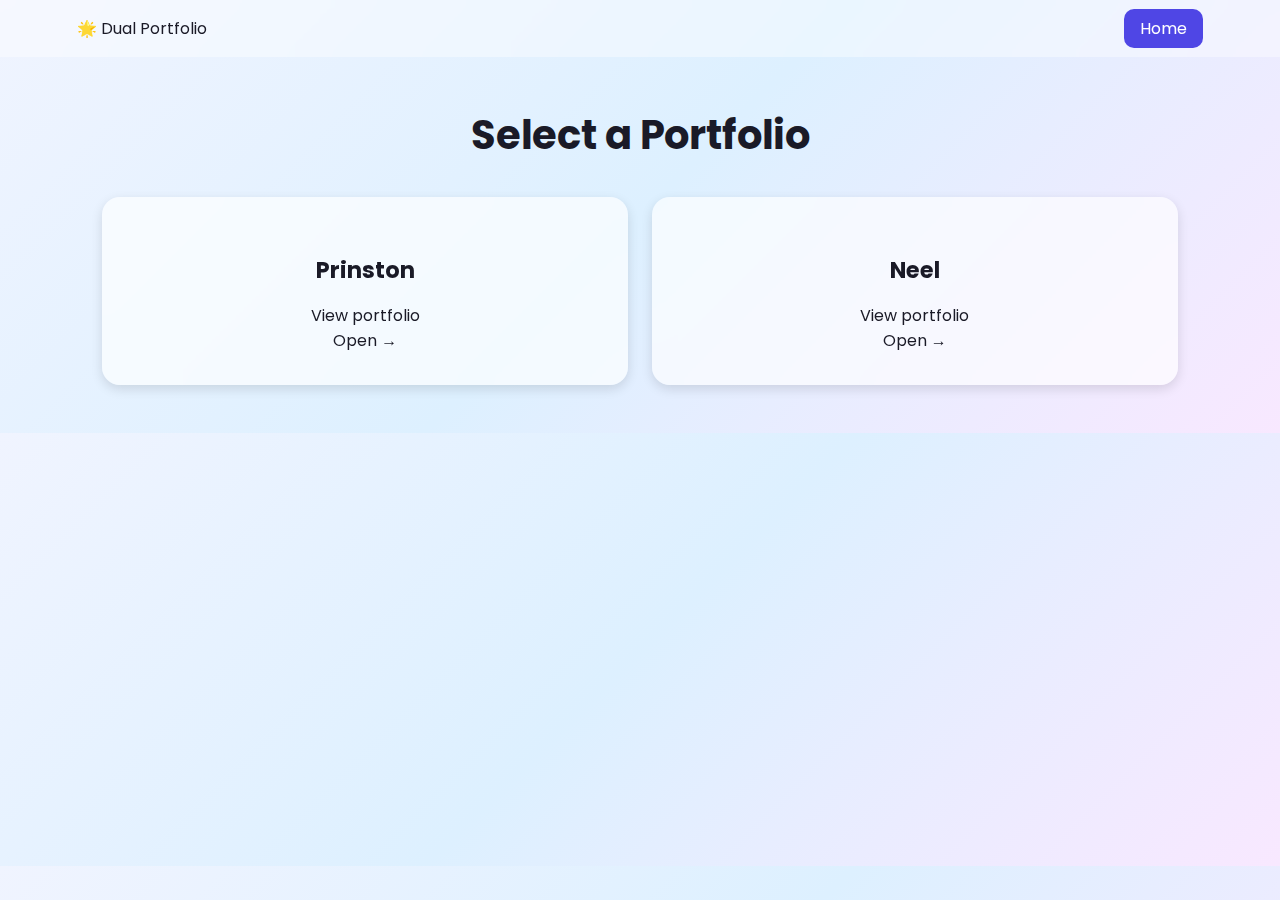
<file: index.html>
<!DOCTYPE html>
<html lang="en">
<head>
  <meta charset="UTF-8">
  <title>Portfolio Selector</title>
  <meta name="viewport" content="width=device-width, initial-scale=1.0">
  <link rel="stylesheet" href="styles.css">
</head>

<body>
  <div class="page page--home">
    <header class="header">
      <div class="logo">🌟 Dual Portfolio</div>
      <nav>
        <a href="index.html" class="nav__link nav__link--active">Home</a>
      </nav>
    </header>

    <main class="content">
      <h1>Select a Portfolio</h1>

      <div class="card-grid">
        <a href="prinston.html" class="card">
          <h2 class="card__title">Prinston</h2>
          <p class="card__text">View portfolio</p>
          <span class="card__cta">Open →</span>
        </a>

        <a href="neel.html" class="card">
          <h2 class="card__title">Neel</h2>
          <p class="card__text">View portfolio</p>
          <span class="card__cta">Open →</span>
        </a>
      </div>
    </main>

    
  </div>
</body>
</html>
</file>
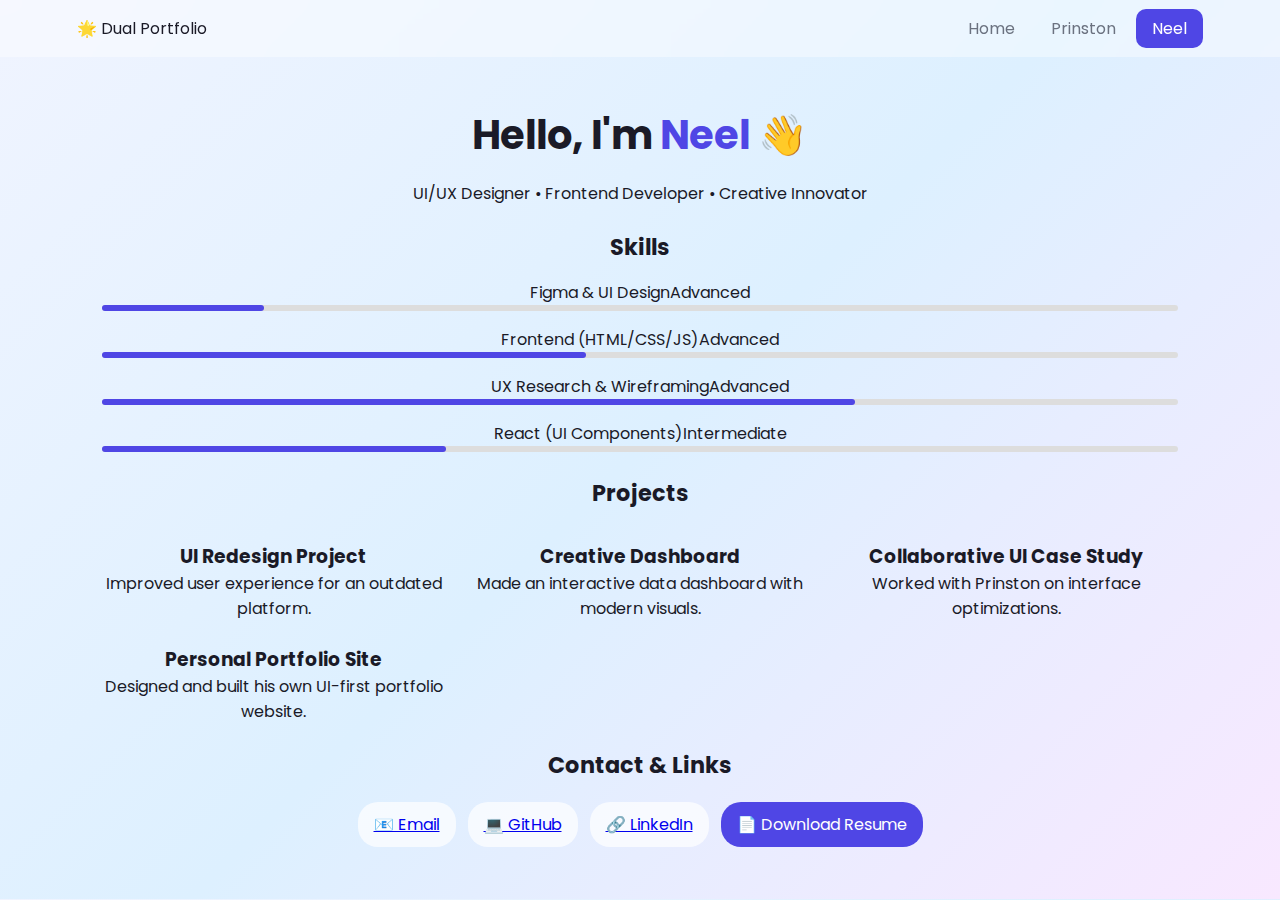
<file: neel.html>
<!DOCTYPE html>
<html lang="en">
<head>
  <meta charset="UTF-8">
  <title>Neel – Portfolio</title>
  <meta name="viewport" content="width=device-width, initial-scale=1.0">
  <link rel="stylesheet" href="styles.css">
</head>

<body>
  <div class="page page--portfolio">
    <header class="header">
      <div class="logo">🌟 Dual Portfolio</div>
      <nav>
        <a href="index.html" class="nav__link">Home</a>
        <a href="prinston.html" class="nav__link">Prinston</a>
        <a href="neel.html" class="nav__link nav__link--active">Neel</a>
      </nav>
    </header>

    <main class="content">
      <h1>Hello, I'm <span style="color:#4f46e5;">Neel</span> 👋</h1>
      <p>UI/UX Designer • Frontend Developer • Creative Innovator</p>

      <h2>Skills</h2>
      <div class="skill-list">
        <div class="skill">
          <div class="skill__label"><span>Figma & UI Design</span><span>Advanced</span></div>
          <div class="skill__bar"><div class="skill__bar-fill" style="width:15%"></div></div>
        </div>
        <div class="skill">
          <div class="skill__label"><span>Frontend (HTML/CSS/JS)</span><span>Advanced</span></div>
          <div class="skill__bar"><div class="skill__bar-fill" style="width:45%"></div></div>
        </div>
        <div class="skill">
          <div class="skill__label"><span>UX Research & Wireframing</span><span>Advanced</span></div>
          <div class="skill__bar"><div class="skill__bar-fill" style="width:70%"></div></div>
        </div>
        <div class="skill">
          <div class="skill__label"><span>React (UI Components)</span><span>Intermediate</span></div>
          <div class="skill__bar"><div class="skill__bar-fill" style="width:32%"></div></div>
        </div>
      </div>

      <h2>Projects</h2>
      <div class="project-list">
        <div class="project-card">
          <h3>UI Redesign Project</h3>
          <p>Improved user experience for an outdated platform.</p>
        </div>
        <div class="project-card">
          <h3>Creative Dashboard</h3>
          <p>Made an interactive data dashboard with modern visuals.</p>
        </div>
        <div class="project-card">
          <h3>Collaborative UI Case Study</h3>
          <p>Worked with Prinston on interface optimizations.</p>
        </div>
        <div class="project-card">
          <h3>Personal Portfolio Site</h3>
          <p>Designed and built his own UI-first portfolio website.</p>
        </div>
      </div>

      <h2>Contact & Links</h2>
      <div class="contact-row">
        <span class="chip"><a href="mailto:neel@example.com">📧 Email</a></span>
        <span class="chip"><a href="https://github.com/neel" target="_blank">💻 GitHub</a></span>
        <span class="chip"><a href="https://linkedin.com/in/neel" target="_blank">🔗 LinkedIn</a></span>
        <span class="chip resume-btn">
          <a href="resume_neel.pdf" download style="color:white;text-decoration:none;">
            📄 Download Resume
          </a>
        </span>
      </div>
    </main>

  </div>
</body>
</html>
</file>
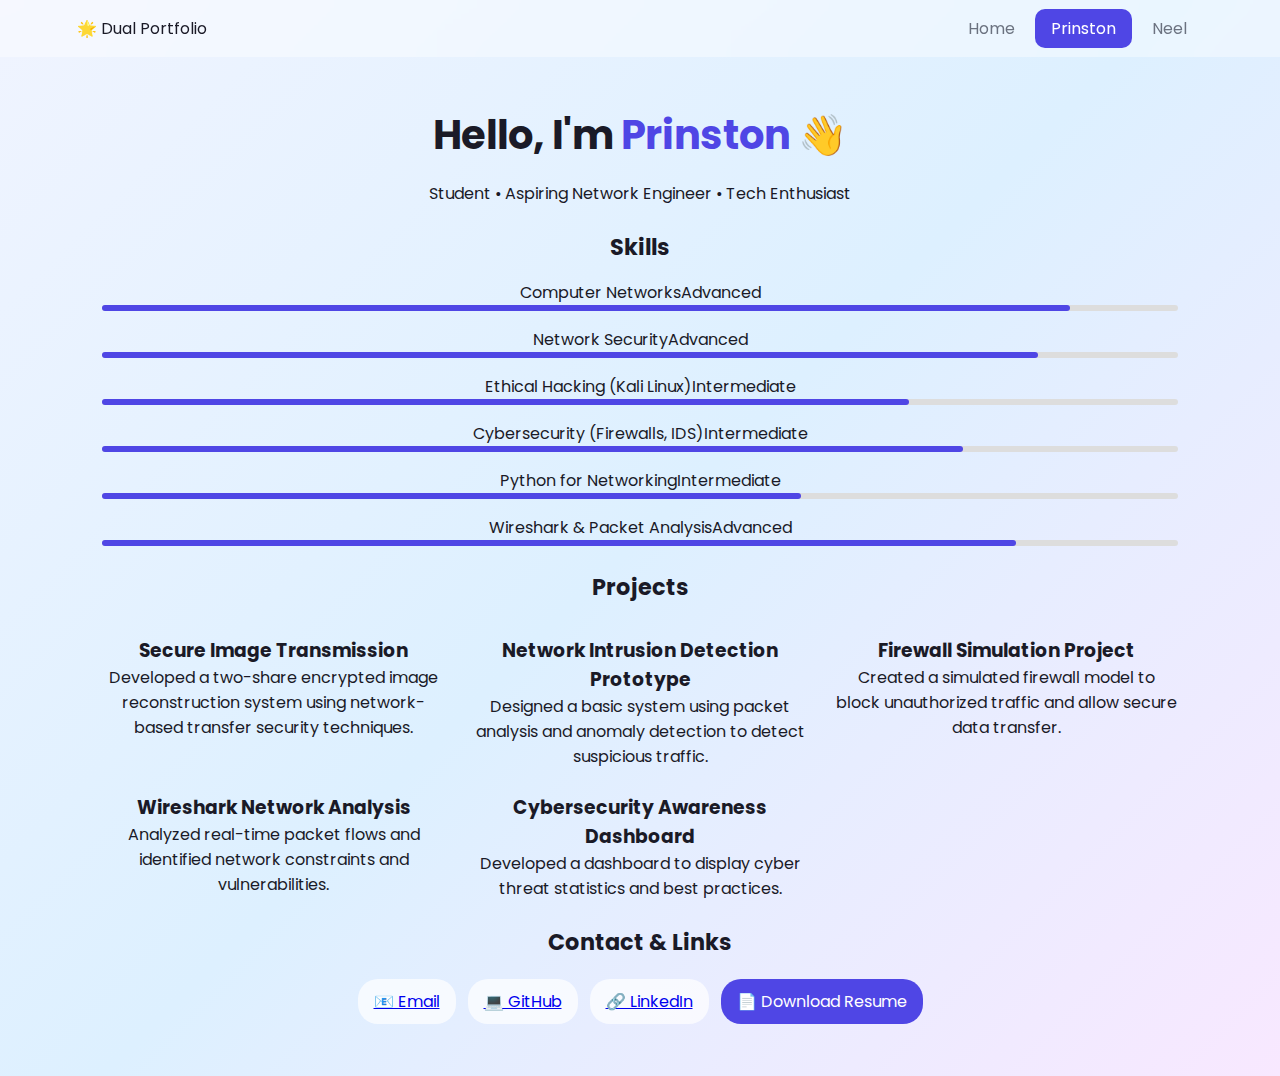
<file: prinston.html>
<!DOCTYPE html>
<html lang="en">
<head>
  <meta charset="UTF-8">
  <title>Prinston – Portfolio</title>
  <meta name="viewport" content="width=device-width, initial-scale=1.0">
  <link rel="stylesheet" href="styles.css">
</head>

<body>
  <div class="page page--portfolio">
    <header class="header">
      <div class="logo">🌟 Dual Portfolio</div>
      <nav>
        <a href="index.html" class="nav__link">Home</a>
        <a href="prinston.html" class="nav__link nav__link--active">Prinston</a>
        <a href="neel.html" class="nav__link">Neel</a>
      </nav>
    </header>

    <main class="content">
      <h1>Hello, I'm <span style="color:#4f46e5;">Prinston</span> 👋</h1>
      <p>Student • Aspiring Network Engineer • Tech Enthusiast</p>

      <h2>Skills</h2>
<div class="skill-list">
  <div class="skill">
    <div class="skill__label"><span>Computer Networks</span><span>Advanced</span></div>
    <div class="skill__bar"><div class="skill__bar-fill" style="width:90%"></div></div>
  </div>
  <div class="skill">
    <div class="skill__label"><span>Network Security</span><span>Advanced</span></div>
    <div class="skill__bar"><div class="skill__bar-fill" style="width:87%"></div></div>
  </div>
  <div class="skill">
    <div class="skill__label"><span>Ethical Hacking (Kali Linux)</span><span>Intermediate</span></div>
    <div class="skill__bar"><div class="skill__bar-fill" style="width:75%"></div></div>
  </div>
  <div class="skill">
    <div class="skill__label"><span>Cybersecurity (Firewalls, IDS)</span><span>Intermediate</span></div>
    <div class="skill__bar"><div class="skill__bar-fill" style="width:80%"></div></div>
  </div>
  <div class="skill">
    <div class="skill__label"><span>Python for Networking</span><span>Intermediate</span></div>
    <div class="skill__bar"><div class="skill__bar-fill" style="width:65%"></div></div>
  </div>
  <div class="skill">
    <div class="skill__label"><span>Wireshark & Packet Analysis</span><span>Advanced</span></div>
    <div class="skill__bar"><div class="skill__bar-fill" style="width:85%"></div></div>
  </div>
</div>

<h2>Projects</h2>
<div class="project-list">
  <div class="project-card">
    <h3>Secure Image Transmission</h3>
    <p>Developed a two-share encrypted image reconstruction system using network-based transfer security techniques.</p>
  </div>

  <div class="project-card">
    <h3>Network Intrusion Detection Prototype</h3>
    <p>Designed a basic system using packet analysis and anomaly detection to detect suspicious traffic.</p>
  </div>

  <div class="project-card">
    <h3>Firewall Simulation Project</h3>
    <p>Created a simulated firewall model to block unauthorized traffic and allow secure data transfer.</p>
  </div>

  <div class="project-card">
    <h3>Wireshark Network Analysis</h3>
    <p>Analyzed real-time packet flows and identified network constraints and vulnerabilities.</p>
  </div>

  <div class="project-card">
    <h3>Cybersecurity Awareness Dashboard</h3>
    <p>Developed a dashboard to display cyber threat statistics and best practices.</p>
  </div>
</div>


      <h2>Contact & Links</h2>
      <div class="contact-row">
        <span class="chip"><a href="mailto:prinstoncoelho15@gmail.com">📧 Email</a></span>
        <span class="chip"><a href="https://github.com/prinstoncoelho" target="_blank">💻 GitHub</a></span>
        <span class="chip"><a href="https://linkedin.com/in/prinston-coelho" target="_blank">🔗 LinkedIn</a></span>
        <span class="chip resume-btn">
          <a href="resume_prinston.pdf" download style="color:white;text-decoration:none;">
            📄 Download Resume
          </a>
        </span>
      </div>
    </main>

    
  </div>
</body>
</html>
</file>
<file: styles.css>
@import url('https://fonts.googleapis.com/css2?family=Poppins:wght@300;400;500;600&display=swap');

:root {
  --primary: #4f46e5;
  --bg-gradient: linear-gradient(135deg, #f0f4ff, #ddf0ff, #f8e8ff);
  --card-bg: rgba(255, 255, 255, 0.65);
  --card-hover-bg: rgba(255, 255, 255, 0.9);
  --text-dark: #1a1a27;
  --text-muted: #6b7280;
  --shadow-soft: 0 4px 12px rgba(0,0,0,0.12);
  --shadow-hover: 0 8px 28px rgba(0,0,0,0.20);
  --blur: blur(10px);
}

* { box-sizing: border-box; margin: 0; padding: 0; }

body {
  font-family: 'Poppins', sans-serif;
  background: var(--bg-gradient);
  color: var(--text-dark);
}

.header {
  padding: 1rem 6vw;
  background: rgba(255, 255, 255, 0.4);
  backdrop-filter: var(--blur);
  display: flex;
  justify-content: space-between;
  align-items: center;
}

.nav__link {
  text-decoration: none;
  padding: 0.5rem 1rem;
  border-radius: 10px;
  transition: 0.25s;
  color: var(--text-muted);
}

.nav__link:hover,
.nav__link--active {
  background: var(--primary);
  color: white;
  transform: translateY(-2px);
}

.content { padding: 3rem 8vw; text-align: center; }

h1 { font-size: 2.5rem; margin-bottom: 1rem; }
h2 { font-size: 1.4rem; margin: 1.5rem 0 1rem; }

.card {
  background: var(--card-bg);
  backdrop-filter: var(--blur);
  padding: 2rem;
  border-radius: 18px;
  box-shadow: var(--shadow-soft);
  transition: 0.25s;
  text-decoration: none;
  color: inherit;
}

.card:hover {
  background: var(--card-hover-bg);
  transform: translateY(-6px) scale(1.02);
  box-shadow: var(--shadow-hover);
}

.card-grid,
.project-list {
  display: grid;
  grid-template-columns: repeat(auto-fit, minmax(260px, 1fr));
  gap: 1.5rem;
  margin-top: 2rem;
}

.skill-list { margin-top: 1rem; }
.skill { margin-bottom: 1rem; }
.skill__bar { background: #ddd; height: 6px; border-radius: 4px; }
.skill__bar-fill { background: var(--primary); height: 100%; border-radius: 4px; }

.chip {
  padding: 10px 16px;
  background: rgba(255,255,255,0.7);
  border-radius: 20px;
  margin: 4px;
  display: inline-block;
  transition: 0.25s;
}

.chip:hover {
  background: var(--primary);
  color: white;
  transform: scale(1.05);
}

.resume-btn {
  background: var(--primary);
  color: white;
}

.footer {
  text-align: center;
  padding: 1.3rem;
  color: var(--text-muted);
}

@media (max-width: 768px) {
  h1 { font-size: 2rem; }
}
</file>
